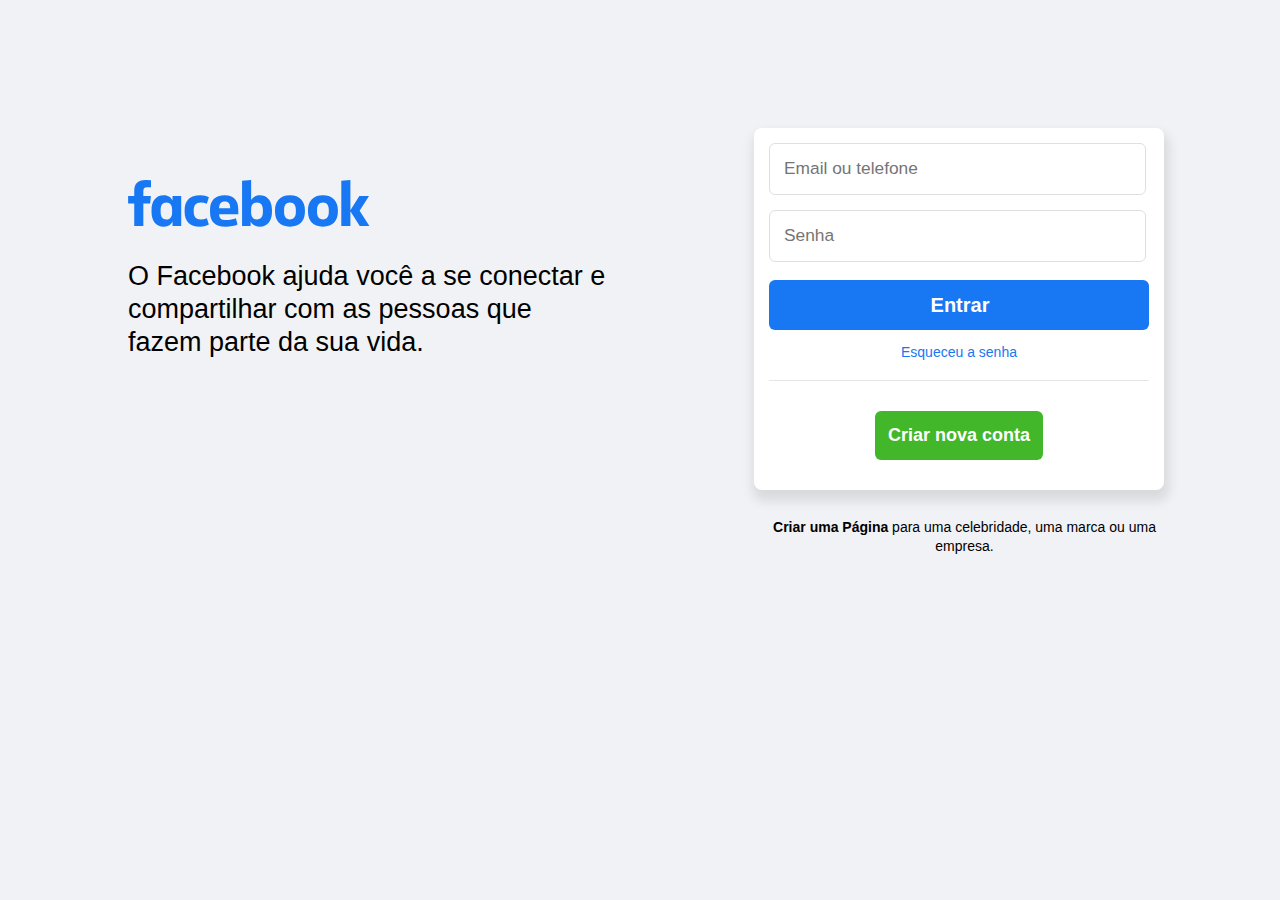
<file: Facebook/_html/index.html>
<!DOCTYPE html>
<html lang="pt-br">
  <head>
    <meta charset="UTF-8" />
    <meta http-equiv="X-UA-Compatible" content="IE=edge" />
    <meta name="viewport" content="width=device-width, initial-scale=1.0" />
    <meta name="author" content="Charlon e Kaíque" />
    <title>Facebook - entre ou cadastre-se</title>
    <link rel="stylesheet" href="../_css/style.css" />
    <link rel="icon" href="../_image/Facebook-icon.png" />
  </head>
  <body>
    <div id="principal">
      <div id="facebook">
        <img src="../_image/facebooklogo.svg" alt="" />
        <h2>
          O Facebook ajuda você a se conectar e compartilhar com as pessoas que
          fazem parte da sua vida.
        </h2>
      </div>
      <div id="formularios">
        <form action="">
          <input
            type="text"
            id="email"
            placeholder="Email ou telefone"
            autocomplete="off"
          />
          <input type="password" id="senha" placeholder="Senha" /> <br />
        </form>
        <input type="button" id="entrar" value="Entrar" />
        <center>
          <p>Esqueceu a senha</p>
        </center>
        <center>
          <input type="button" id="novaconta" value="Criar nova conta" />
        </center>
      </div>
    </div>
    <p id="ultimotexto">
      <span class="textoformatado">Criar uma Página</span> para uma celebridade,
      uma marca ou uma empresa.
    </p>
  </body>
</html>
</file>
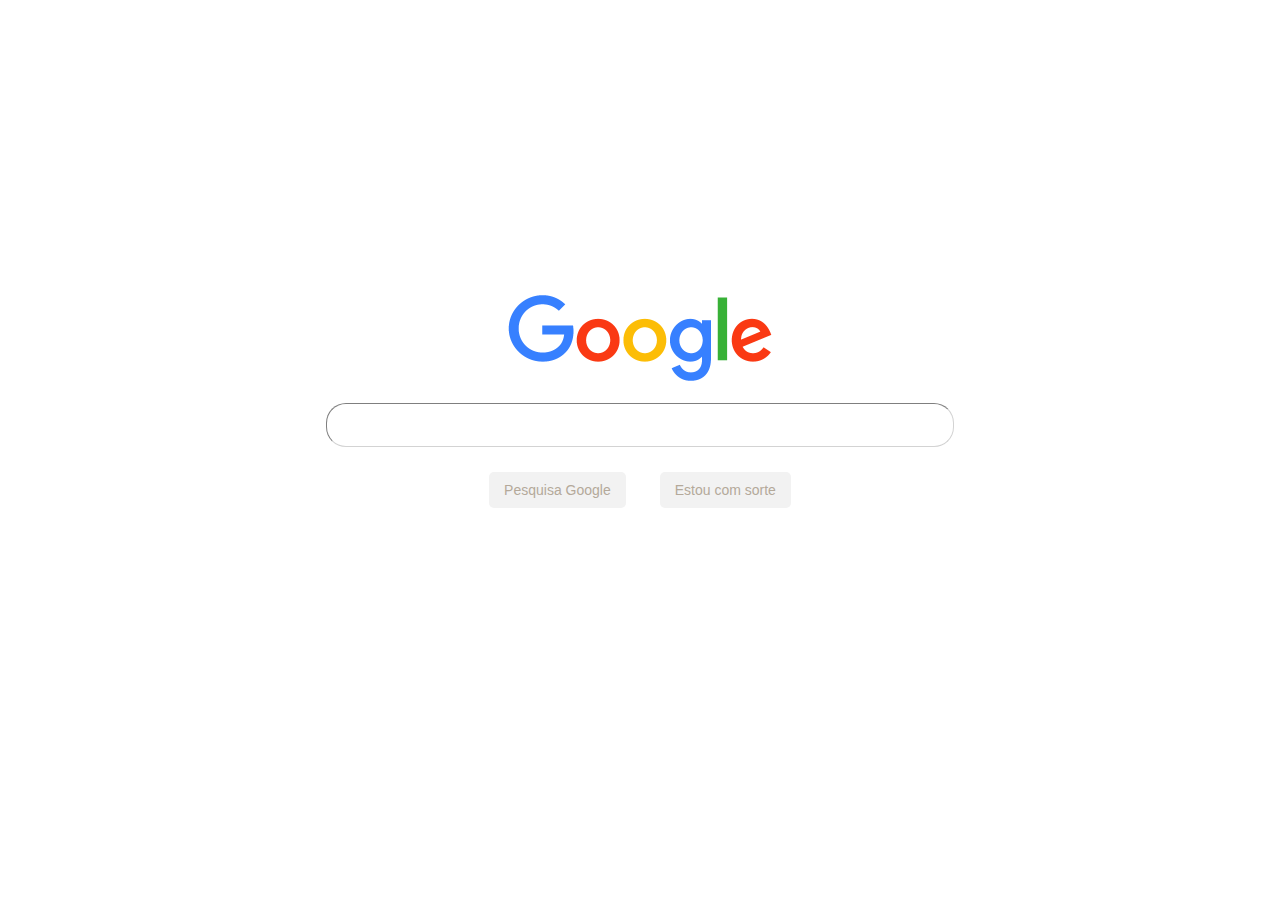
<file: Google/_html/index.html>
<!DOCTYPE html>
<html lang="pt-br">
  <head>
    <meta charset="UTF-8" />
    <meta http-equiv="X-UA-Compatible" content="IE=edge" />
    <meta name="viewport" content="width=device-width, initial-scale=1.0" />
    <meta name="author" content="Charlon e Kaíque" />
    <title>Google</title>
    <link rel="stylesheet" href="../_css/style.css" />
    <link
      rel="stylesheet"
      href="https://pro.fontawesome.com/releases/v5.10.0/css/all.css"
      integrity="sha384-AYmEC3Yw5cVb3ZcuHtOA93w35dYTsvhLPVnYs9eStHfGJvOvKxVfELGroGkvsg+p"
      crossorigin="anonymous"
    />
  </head>
  <body>
    <div id="out">
      <div id="top">
        <center>
          <img src="../_image/googlelogo.png" alt="" />
        </center>
      </div>
      <div id="mid">
        <input type="text" />
      </div>
      <div id="bot">
        <button>Pesquisa Google</button>
        <button>Estou com sorte</button>
      </div>
    </div>
  </body>
</html>
</file>
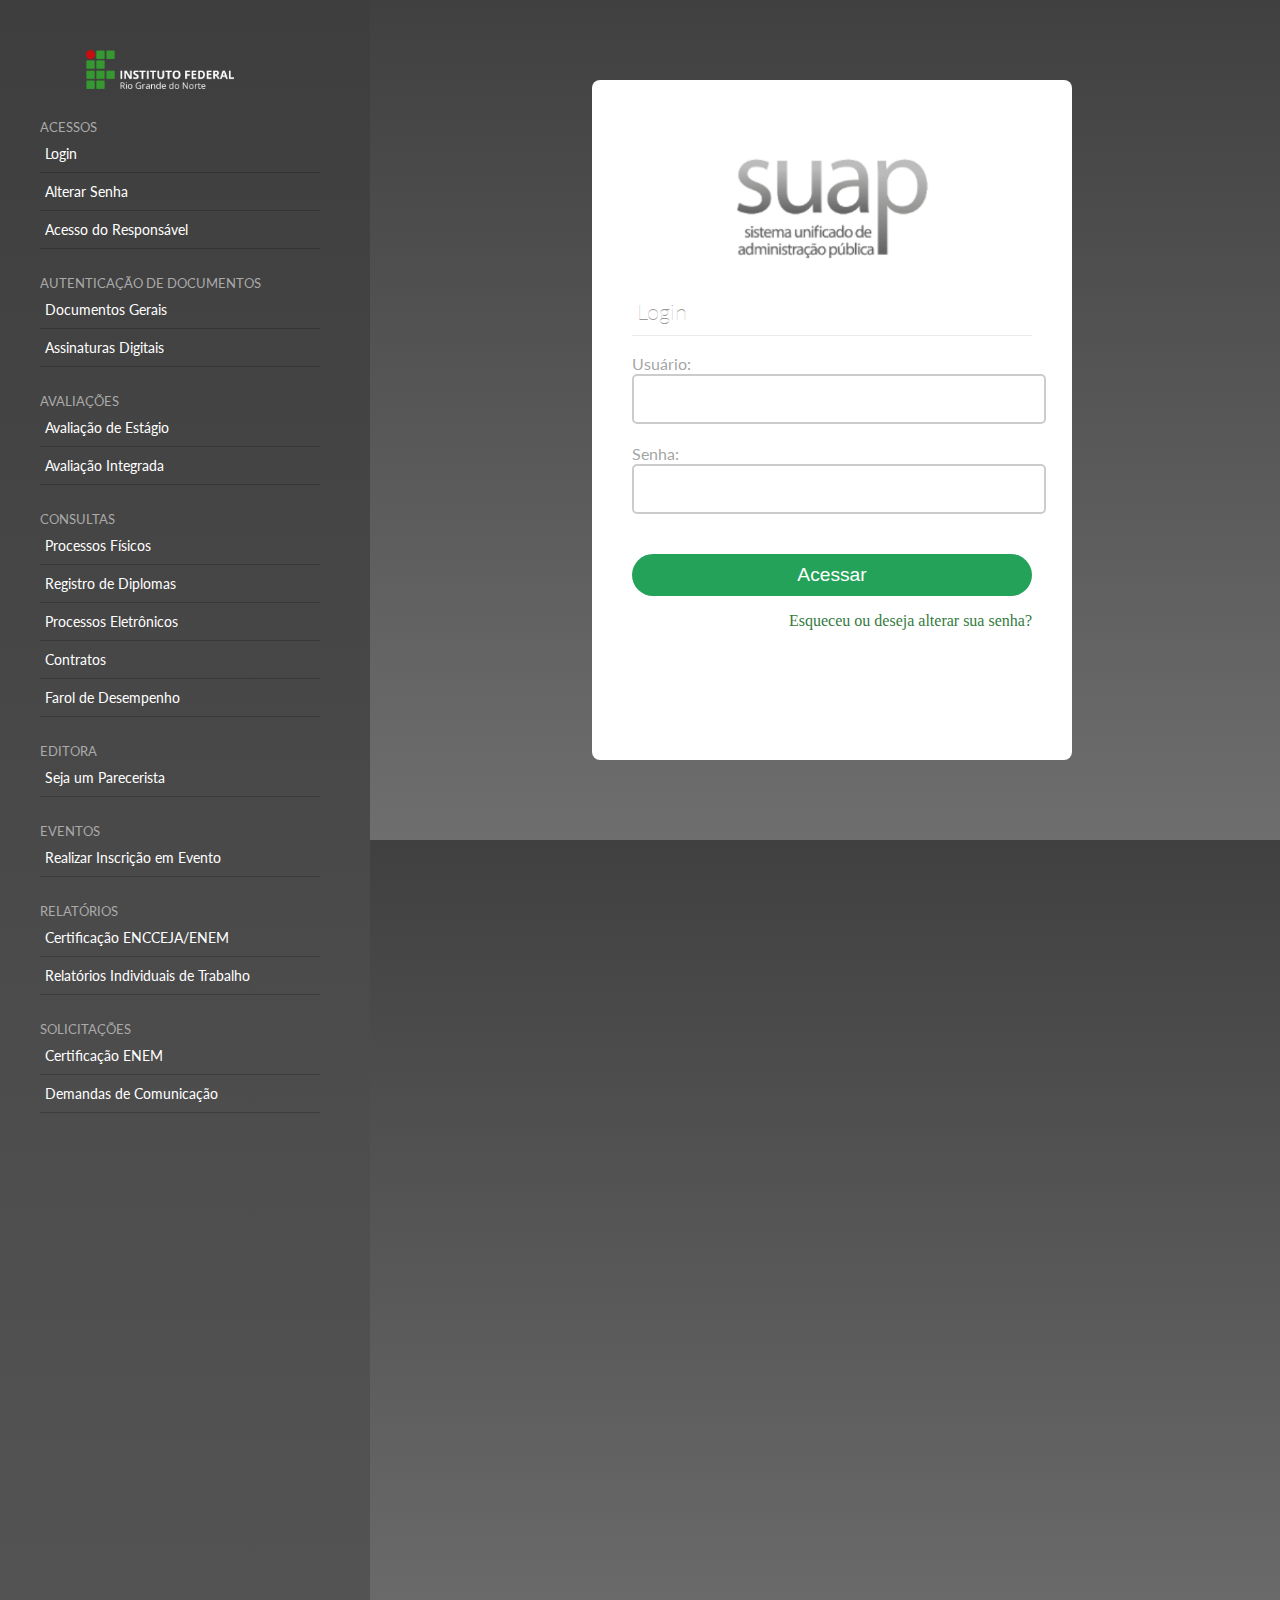
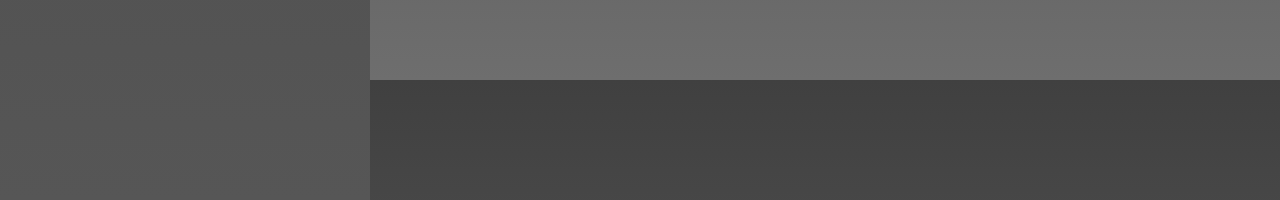
<file: Suap/_html/index.html>
<!DOCTYPE html>
<html lang="pt-br">
  <head>
    <meta charset="UTF-8" />
    <meta http-equiv="X-UA-Compatible" content="IE=edge" />
    <meta name="viewport" content="width=device-width, initial-scale=1.0" />
    <meta name="author" content="Charlon e Kaíque" />
    <link rel="stylesheet" href="../_css/style.css" />
    <link
      rel="stylesheet"
      href="https://pro.fontawesome.com/releases/v5.10.0/css/all.css"
      integrity="sha384-AYmEC3Yw5cVb3ZcuHtOA93w35dYTsvhLPVnYs9eStHfGJvOvKxVfELGroGkvsg+p"
      crossorigin="anonymous"
    />
    <link
      href="http://fonts.googleapis.com/css?family=Lato:400,700"
      rel="stylesheet"
      type="text/css"
    />
    <link rel="icon" href="../_image/Suap-icon.png" />
    <title>SUAP: Sistema Unificado de Administração Pública</title>
  </head>
  <body>
    <div id="side">
      <center>
        <img src="../_image/ifrn.png" alt="" />
      </center>
      <nav>
        <ul>
          <li class="menu_topico">ACESSOS</li>
          <li class="menu_link"><i class="fas fa-lock"></i> Login</li>
          <li class="menu_link"><i class="fas fa-key"></i>Alterar Senha</li>
          <li class="menu_link">
            <i class="fas fa-passport"></i> Acesso do Responsável
          </li>
        </ul>
        <ul>
          <li class="menu_topico">AUTENTICAÇÃO DE DOCUMENTOS</li>
          <li class="menu_link">
            <i class="fas fa-lock"></i> Documentos Gerais
          </li>
          <li class="menu_link">
            <i class="fas fa-lock"></i> Assinaturas Digitais
          </li>
        </ul>
        <ul>
          <li class="menu_topico">AVALIAÇÕES</li>
          <li class="menu_link">
            <i class="fas fa-chart-line"></i>Avaliação de Estágio
          </li>
          <li class="menu_link">
            <i class="fas fa-file"></i> Avaliação Integrada
          </li>
        </ul>
        <ul>
          <li class="menu_topico">CONSULTAS</li>
          <li class="menu_link">
            <i class="fas fa-file-alt"></i>Processos Físicos
          </li>
          <li class="menu_link">
            <i class="fa fa-certificate"></i>Registro de Diplomas
          </li>
          <li class="menu_link">
            <i class="fa fa-file"></i>Processos Eletrônicos
          </li>
          <li class="menu_link"><i class="fas fa-file-alt"></i>Contratos</li>
          <li class="menu_link">
            <i class="fas fa-chart-line"></i>Farol de Desempenho
          </li>
        </ul>
        <ul>
          <li class="menu_topico">EDITORA</li>
          <li class="menu_link">
            <i class="fa fa-file-alt"></i>Seja um Parecerista
          </li>
        </ul>
        <ul>
          <li class="menu_topico">EVENTOS</li>
          <li class="menu_link">
            <i class="fa fa-certificate"></i>Realizar Inscrição em Evento
          </li>
        </ul>
        <ul>
          <li class="menu_topico">RELATÓRIOS</li>
          <li class="menu_link">
            <i class="fa fa-certificate"></i>Certificação ENCCEJA/ENEM
          </li>
          <li class="menu_link">
            <i class="fa fa-file"></i>Relatórios Individuais de Trabalho
          </li>
        </ul>
        <ul>
          <li class="menu_topico">SOLICITAÇÕES</li>
          <li class="menu_link">
            <i class="fa fa-certificate"></i>Certificação ENEM
          </li>
          <li class="menu_link">
            <i class="fas fa-file-alt"></i>Demandas de Comunicação
          </li>
        </ul>
      </nav>
    </div>
    <div id=" center">
      <div id="login">
        <center>
          <img src="../_image/Suap.png" alt="" />
        </center>

        <h2><i class="fas fa-lock"></i>Login</h2>
        <form action="">
          <label for="">Usuário:</label>
          <input type="text" />
          <label for="">Senha:</label>
          <input type="password" />
        </form>
        <input type="button" value="Acessar" id="botao" />
        <a href=""><p>Esqueceu ou deseja alterar sua senha?</p></a>
      </div>
    </div>
  </body>
</html>
</file>
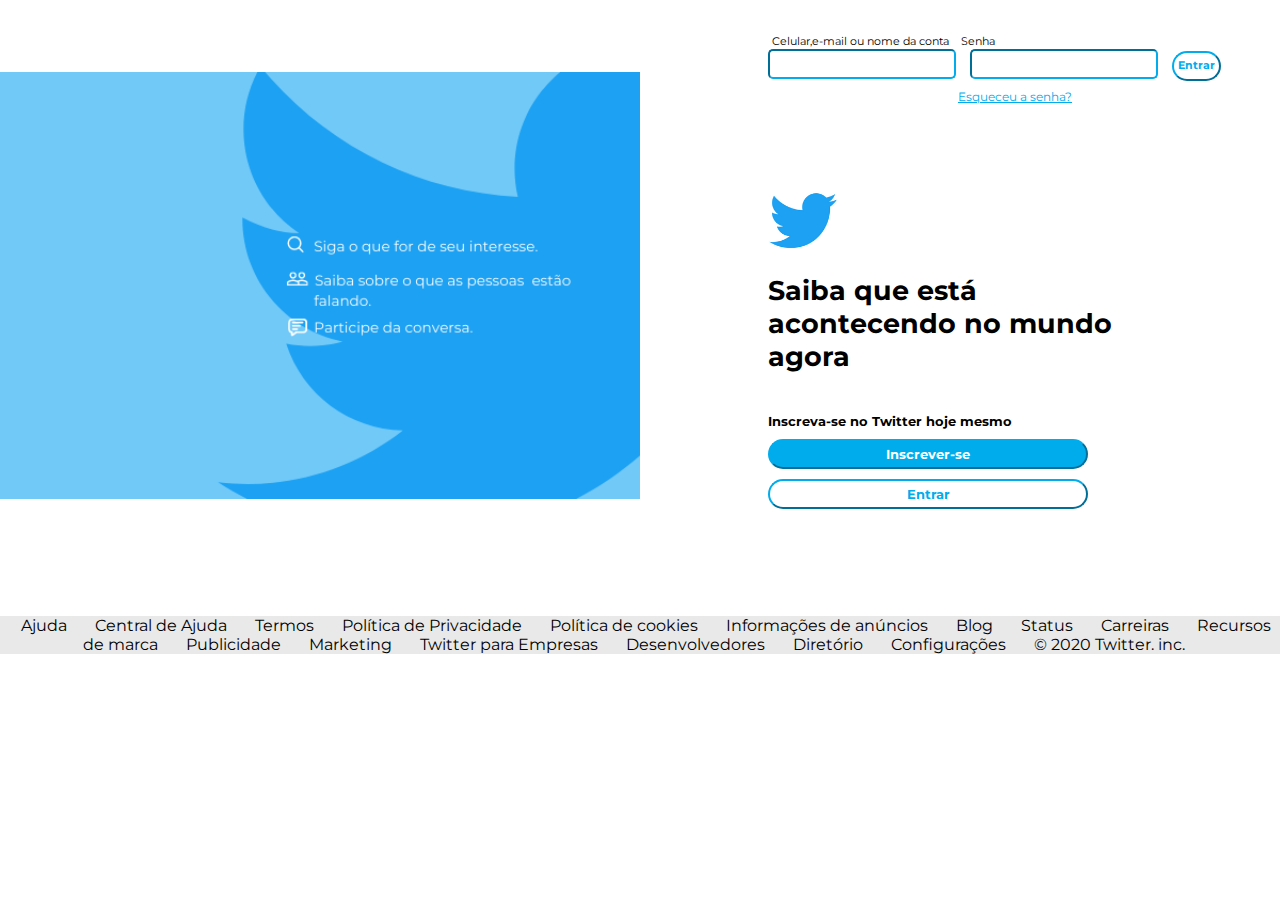
<file: Twitter/_html/Twitter.html>
<!DOCTYPE html>
<html lang="pt-br">
<head>
    <meta charset="UTF-8">
    <meta name="author" content="Charlon e Kaíque" />
    <title>Twitter. É o que está acontecendo agora</title>

    <link rel="stylesheet" tipe="text/css" href="../_css/Twitter.css" media = "all">
    <link rel="icon" href="../_img/icon-twitter.png">

</head>
<body>
    <div class="Superior"><!--
        --><div class="esquerda">
            <img class="banner" src="../_img/banner.png">
        </div><!--
        --><div class="direita">
            
            <div class="login">
                <label class="usuario" for="usuario">Celular,e-mail ou nome da conta</label>
                <label class="senha" for="senha">Senha</label></br>
                <input class="usuario" type="text">
                <input class="senha" type="password">  
                    
                <button class="botão1" type="submit">Entrar</button><br>
                <a class="recup" href="/">Esqueceu a senha?</a>
            </div>

            <div class="titulo">
                <img class="logo"src="../_img/passaro.png">
                <h1>Saiba que está<br>acontecendo no mundo<br> agora</h1>
            </div>
            
            <h3>Inscreva-se no Twitter hoje mesmo</h3>
            <button class="botão2">Inscrever-se</button></br>
            <button class="botão3">   Entrar   </button>
        
            </div>
        </div>
    </div>

    <div class="Inferior">
        <center>
        <ul>
            <li><a href="/">Ajuda</a></li>
            <li><a href="/">Central de Ajuda</a></li>
            <li><a href="/">Termos</a></li>
            <li><a href="/">Política de Privacidade</a></li>
            <li><a href="/">Política de cookies</a></li>
            <li><a href="/">Informações de anúncios</a></li>
            <li><a href="/">Blog</a></li>
            <li><a href="/">Status</a></li>
            <li><a href="/">Carreiras</a></li>
            <li><a href="/">Recursos de marca</a></li>
            <li><a href="/">Publicidade</a></li>
            <li><a href="/">Marketing</a></li>
            <li><a href="/">Twitter para Empresas</a></li>
            <li><a href="/">Desenvolvedores</a></li>
            <li><a href="/">Diretório</a></li>
            <li><a href="/">Configurações</a></li>
            <li>© 2020 Twitter. inc.</li>
        </ul>
    </center>
    </div>
</body>
</html>
</file>
<file: Facebook/_css/style.css>
body {
  overflow-x: hidden;
  background-color: #f0f2f5;
}
a {
  cursor: pointer;
  text-decoration: none;
}
input {
  display: block;
}
#formularios {
  padding: 15px;
  margin: 120px 108px 0 0;
  float: right;
  width: 380px;
  background-color: white;
  border-radius: 8px;
  box-shadow: 2px 8px 12px 3px rgba(0, 0, 0, 0.1);
}
#formularios p {
  color: #1877f2;
  font-size: 14px;
  font-weight: 500px;
  font-family: sans-serif;
  border-bottom: 1px solid rgba(0, 0, 0, 0.1);
  padding-bottom: 20px;
}
#formularios p:hover {
  text-decoration: underline;
  cursor: pointer;
}

#email {
  width: 95%;
  border-radius: 6px;
  font-size: 13pt;
  padding: 14px 0px 15px 14px;
  background-color: transparent;
  border: 1px solid #dddfe2;
  margin-bottom: 15px;
}
#senha {
  width: 95%;
  border-radius: 6px;
  font-size: 13pt;
  padding: 14px 0px 15px 14px;
  background-color: transparent;
  border: 1px solid #dddfe2;
}
#entrar {
  background-color: #1877f2;
  border: none;
  border-radius: 6px;
  font-size: 20px;
  font-weight: bold;
  width: 100%;
  padding: 1px 3px 1px 5px;
  line-height: 48px;
  color: white;
  cursor: pointer;
}
#entrar:hover {
  transition: 300ms;
  background-color: #0e67db;
}
#novaconta {
  border: none;
  border-radius: 6px;
  font-size: 18px;
  padding: 20px 13px 20px 13px;
  cursor: pointer;
  background-color: #42b72a;
  color: white;
  font-weight: bold;
  line-height: 50%;
  margin: 30px 0 15px 0;
}
#facebook {
  float: left;
  width: 600px;
  margin: 170px 0 0 90px;
}
#facebook img {
  padding: 0;
  margin-top: -28px;
  display: inline-block;
  height: 106px;
}
#facebook h2 {
  margin: 0px 0px 0px 30px;
  font-size: 27px;
  line-height: 33px;
  width: 480px;
  font-family: sans-serif;
  font-weight: normal;
}
#ultimotexto {
  text-align: center;
  float: right;
  margin: 28px 100px 0 300px;
  border-top: none;
  font-size: 14px;
  width: 415px;
  font-family: sans-serif;
  line-height: 1.34;
}
.textoformatado {
  cursor: pointer;
  font-weight: bold;
}
.textoformatado:hover {
  text-decoration: underline;
}
</file>
<file: Google/_css/style.css>
body {
  background-color: #ffffff;
}
#out {
  position: absolute;
  left: 50%;
  top: 45%;
  transform: translate(-50%, -50%);
}
#mid {
  text-align: center;
}
#mid input {
  font-size: 14px;
  font-family: Arial, sans-serif;
  width: 600px;
  border-color: lightgray;
  border-width: thin;
  margin-top: 15px;
  margin-bottom: 15px;
  padding: 13px;
  border-radius: 20px;
  color: #000000;
  background-color: transparent;
}

#bot {
  text-align: center;
}
#bot button {
  font-size: 14px;
  font-family: Arial, sans-serif;
  margin: 10px 15px;
  color: #b4a99a;
  padding: 10px 15px;
  background-color: #f2f2f2;
  border: 1px;
  border-radius: 5px;
}

#bot button:hover {
  cursor: pointer;
}
</file>
<file: Suap/_css/style.css>
body {
  background-image: linear-gradient(#404040, #6e6e6e);
}
a {
  text-decoration: none;
  color: #61ee5c;
}
i {
  color: rgba(153, 153, 153, 0.5);
  padding-right: 5px;
}
ul {
  list-style: none;
}
h2 {
  font-weight: lighter;
  font-size: 140%;
  color: #999;
  padding: 15px 0px 10px;
  border-bottom: 1px solid rgba(153, 153, 153, 0.2);
  font-family: "Lato", sans-serif;
}
label {
  font-family: "Lato", sans-serif;
  color: rgba(153, 153, 153, 0.9);
}
#login {
  padding: 40px;
  background-color: white;
  width: 400px;
  height: 600px;
  border-radius: 8px;
  margin: 80px 200px 80px auto;
}
#login img {
  width: 200px;
  padding-top: 30px;
}
#login form input {
  width: 100%;
  display: block;
  border: 2px solid #ccc;
  border-radius: 5px;
  font-size: 120%;
  height: 46px;
  padding: 0 5px;
  margin-bottom: 20px;
}
#botao {
  border: none;
  border-radius: 25px;
  cursor: pointer;
  display: inline-block;
  color: white;
  background-color: #25a25a;
  font-size: 120%;
  padding: 10px 18px;
  width: 100%;
  margin-top: 20px;
}
#login p {
  text-align: right;
  color: #347b3e;
}
#side {
  position: absolute;
  top: 0%;
  left: 0%;
  width: 320px;
  margin-right: 20px;
  height: 200%;
  background-image: linear-gradient(#3e3e3e, #565656);
  padding-right: 50px;
}
.menu_link {
  color: white;
  border-bottom: 1px solid rgba(0, 0, 0, 0.2);
  font-size: 87%;
  cursor: pointer;
  padding: 10px 0;
  font-family: "Lato", sans-serif;
}
.menu_topico {
  padding-top: 10px;
  color: #aaa;
  font-size: 80%;
  font-family: "Lato", sans-serif;
}
#side img {
  width: 148px;
  padding-top: 50px;
}
#login form input:focus-within {
  border: 2px solid rgb(91, 183, 91);
}
.menu_link:hover {
  transition: 800ms;
  color: rgb(117, 173, 10);
}
.menu_link:hover * {
  transition: 800ms;
  color: rgb(117, 173, 10);
}
</file>
<file: Twitter/_css/Twitter.css>
@import url("https://fonts.googleapis.com/css2?family=Montserrat:wght@400;700&display=swap");

* {
    margin: 0;
    padding: 0;
    box-sizing: border-box;
    outline: none;
    font-family: "Montserrat", sans-serif;
  }

.esquerda{
    width: 50%;
    display: inline-block;
}

.direita{
    width: 50%;
    display: inline-block;
}

.titulo{
    margin-top: 80px;
}

.banner{
    margin-top: 40px;
    width: 100%;
    height: 100%;
}
.logo{
    margin-left: 20%;
    width: 11%;
    
}

.Inferior{
    margin-top: 8%;
    height: 20%;
    width: 100%;
    background-color: rgb(233, 233, 233);
}

h1{
    margin-top: 15px;
    font-size: 20pt;
    margin-left: 20%;
}

h3{
    margin-left: 20%;
    margin-top: 40px;
    font-size: 10pt;
}

.recup{
    margin-left: 190px;
    color: rgb(0, 172, 236);
    font-size: 9pt;
}

.login{
    margin-top: 30px;
    margin-left: 20%;
}

.botão1{
    background-color: white;
    height: 30px;
    border-color: rgb(0, 172, 236);
    font-size: 8pt;
    padding: 4px;
    margin-bottom: 5px;
    color: rgb(0, 172, 236);
    font-weight: bold;
    border-radius: 30px;
}

.botão2{
    margin-top: 10px;
    margin-left: 20%;
    width: 50%;
    height: 30px;
    margin-bottom: 5px;
    background-color: rgb(0, 172, 236);
    border-color: rgb(0, 172, 236);
    color: white;
    font-weight: bold;
    border-radius: 30px;
}

.botão3{
    margin-top: 5px;
    margin-left: 20%;
    width: 50%;
    height: 30px;
    margin-bottom: 5px;
    background-color: white;
    border-color: rgb(0, 172, 236);
    color: rgb(0, 172, 236);
    font-weight: bold;
    border-radius: 30px;
}

label{
    font-family: "Montserrat", sans-serif;
    font-size: 8pt;
    margin: 0px 4px 4px;
    color: black;
}

input[type=text], input[type=password]{
    margin-right: 10px;
    height: 30px;
    border-color: rgb(0, 172, 236);
    border-radius: 5px;
}

ul *{
    text-decoration: none;
    color: black;
}

li {
    display: inline;
    margin: 12px;
    margin-top: 10px;
}

ul *:hover{
    text-decoration: underline;
}
</file>
